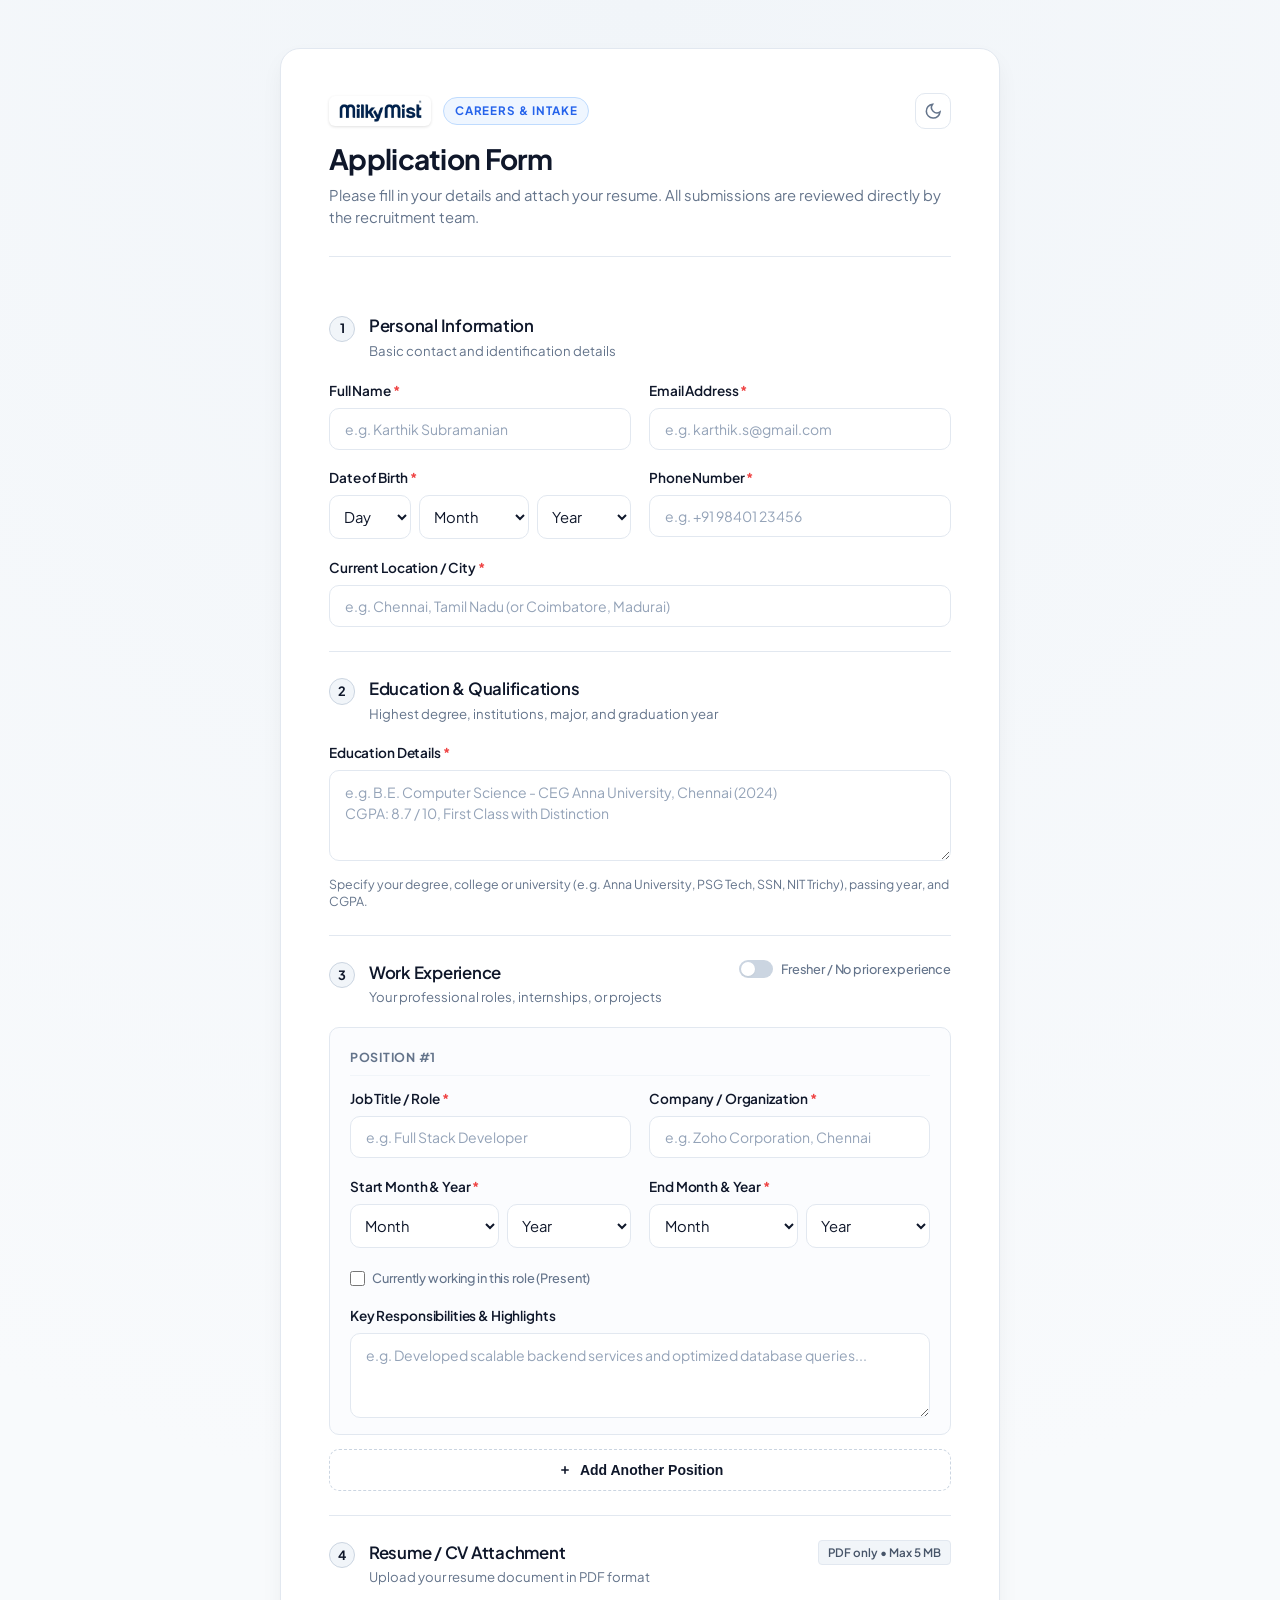
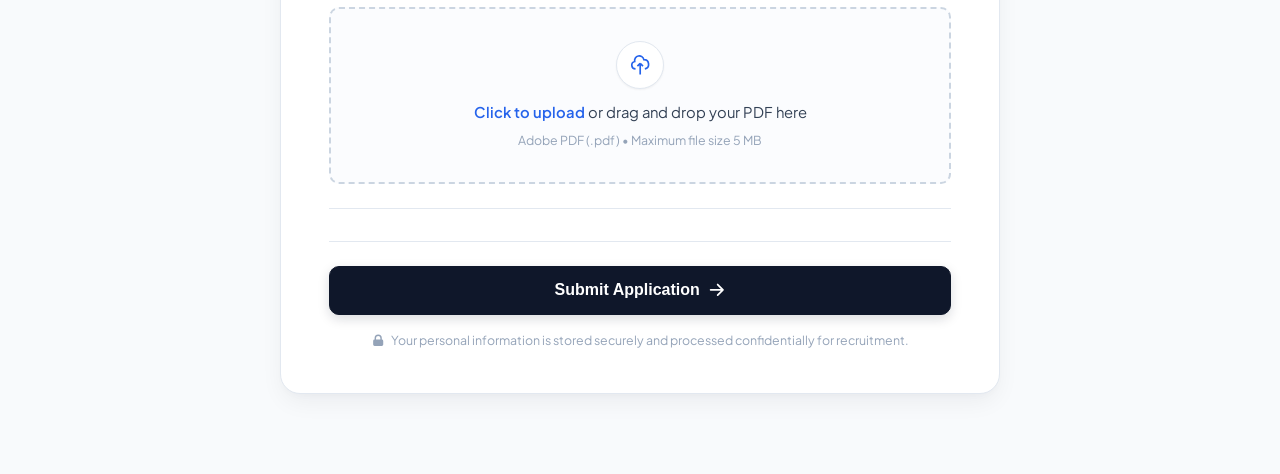
<file: static/index.html>
<!DOCTYPE html>
<html lang="en">
<head>
  <meta charset="UTF-8" />
  <meta name="viewport" content="width=device-width, initial-scale=1.0" />
  <title>Candidate Application | Document Submission</title>
  <link rel="stylesheet" href="/static/style.css?v=8" />
  <link rel="preconnect" href="https://fonts.googleapis.com">
  <link rel="preconnect" href="https://fonts.gstatic.com" crossorigin>
  <link href="https://fonts.googleapis.com/css2?family=Plus+Jakarta+Sans:wght@400;500;600;700&display=swap" rel="stylesheet">
  <script>
    (function() {
      var saved = localStorage.getItem("candidate_form_theme");
      var prefersDark = window.matchMedia && window.matchMedia("(prefers-color-scheme: dark)").matches;
      if (saved === "dark" || (!saved && prefersDark)) {
        document.documentElement.setAttribute("data-theme", "dark");
      }
    })();
  </script>

  <!-- React 18 & Babel Standalone (Offline First with CDN fallback) -->
  <script src="/static/vendor/react.production.min.js"></script>
  <script src="/static/vendor/react-dom.production.min.js"></script>
  <script src="/static/vendor/babel.min.js"></script>
</head>
<body>
  <!-- React App Root Container -->
  <div id="root"></div>

  <!-- React JSX Application Script -->
  <script type="text/babel" src="/static/app.jsx?v=1"></script>
</body>
</html>
</file>
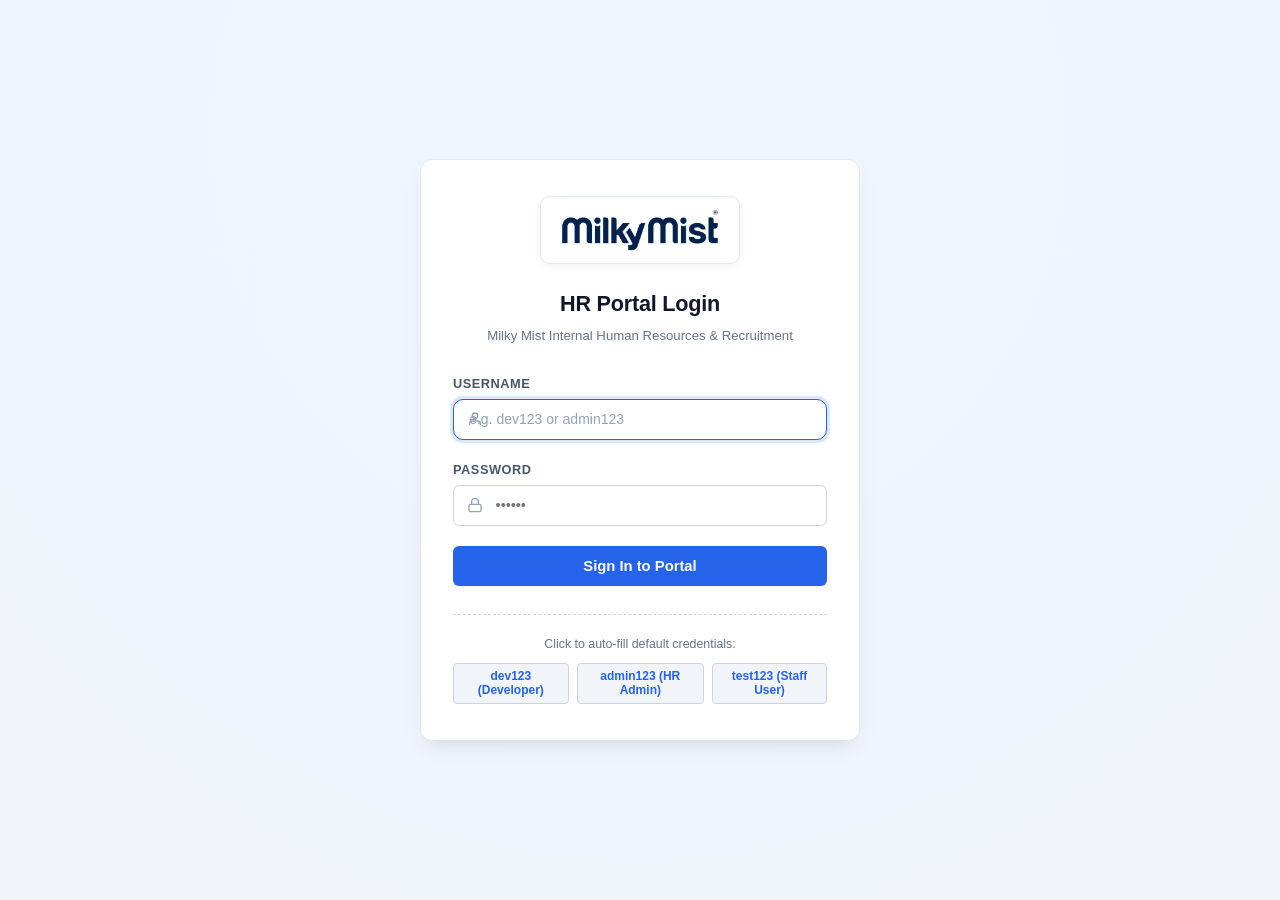
<file: static_admin/login.html>
<!DOCTYPE html>
<html lang="en">
<head>
    <meta charset="UTF-8">
    <meta name="viewport" content="width=device-width, initial-scale=1.0">
    <title>Milky Mist — HR Portal Login</title>
    <link rel="stylesheet" href="/static/style.css?v=8">
    <style>
        body.login-page {
            min-height: 100vh;
            display: flex;
            align-items: center;
            justify-content: center;
            background: radial-gradient(circle at 50% 15%, #EFF6FF 0%, #F1F5F9 100%);
            padding: 1.5rem;
        }

        .login-card {
            width: 100%;
            max-width: 440px;
            background: #FFFFFF;
            border: 1px solid #E2E8F0;
            border-radius: 12px;
            padding: 2.25rem 2rem;
            box-shadow: 0 10px 25px -5px rgba(0, 0, 0, 0.08), 0 8px 10px -6px rgba(0, 0, 0, 0.04);
            animation: fadeIn 0.3s ease;
        }

        @keyframes fadeIn {
            from { opacity: 0; transform: translateY(10px); }
            to { opacity: 1; transform: translateY(0); }
        }

        .login-brand-box {
            background: #FFFFFF;
            border: 1px solid #E2E8F0;
            border-radius: 10px;
            padding: 0.75rem 1.25rem;
            display: flex;
            align-items: center;
            justify-content: center;
            box-shadow: 0 2px 8px rgba(0, 0, 0, 0.06);
            margin: 0 auto 1.5rem;
            max-width: 200px;
        }

        .login-brand-logo {
            width: 100%;
            max-height: 42px;
            object-fit: contain;
            display: block;
        }

        .login-header {
            text-align: center;
            margin-bottom: 1.75rem;
        }

        .login-header h1 {
            font-size: 1.35rem;
            font-weight: 700;
            color: #0F172A;
            letter-spacing: -0.01em;
        }

        .login-header p {
            font-size: 0.825rem;
            color: #64748B;
            margin-top: 0.35rem;
        }

        .form-group {
            margin-bottom: 1.25rem;
        }

        .form-label {
            display: block;
            font-size: 0.8rem;
            font-weight: 600;
            color: #475569;
            margin-bottom: 0.4rem;
            text-transform: uppercase;
            letter-spacing: 0.04em;
        }

        .input-wrapper {
            position: relative;
            display: flex;
            align-items: center;
        }

        .input-icon {
            position: absolute;
            left: 0.85rem;
            color: #94A3B8;
            pointer-events: none;
        }

        .form-control {
            width: 100%;
            background: #FFFFFF;
            border: 1px solid #CBD5E1;
            border-radius: 6px;
            padding: 0.7rem 0.85rem 0.7rem 2.6rem;
            color: #0F172A;
            font-size: 0.9rem;
            outline: none;
            transition: all 0.15s ease;
        }

        .form-control:focus {
            border-color: #2563EB;
            box-shadow: 0 0 0 3px rgba(37, 99, 235, 0.15);
        }

        .login-alert {
            display: flex;
            background: #FEF2F2;
            border: 1px solid #FECACA;
            color: #991B1B;
            padding: 0.75rem 1rem;
            border-radius: 6px;
            font-size: 0.825rem;
            margin-bottom: 1.25rem;
            align-items: center;
            gap: 0.6rem;
        }

        .login-btn {
            width: 100%;
            background: #2563EB;
            color: #FFFFFF;
            font-weight: 600;
            font-size: 0.925rem;
            padding: 0.75rem;
            border: none;
            border-radius: 6px;
            cursor: pointer;
            transition: all 0.2s ease;
            display: flex;
            align-items: center;
            justify-content: center;
            gap: 0.5rem;
            margin-top: 0.5rem;
        }

        .login-btn:hover {
            background: #1D4ED8;
        }

        .login-btn:disabled {
            opacity: 0.6;
            cursor: not-allowed;
        }

        .quick-accounts-card {
            margin-top: 1.75rem;
            padding-top: 1.25rem;
            border-top: 1px dashed #CBD5E1;
            font-size: 0.775rem;
            color: #64748B;
            text-align: center;
        }

        .quick-btn-group {
            display: flex;
            gap: 0.5rem;
            justify-content: center;
            margin-top: 0.6rem;
        }

        .quick-btn {
            background: #F1F5F9;
            border: 1px solid #CBD5E1;
            color: #2563EB;
            font-size: 0.75rem;
            font-weight: 600;
            padding: 0.35rem 0.7rem;
            border-radius: 4px;
            cursor: pointer;
            transition: all 0.15s ease;
        }

        .quick-btn:hover {
            background: #EFF6FF;
            border-color: #2563EB;
        }
    </style>

    <!-- React 18 & Babel Standalone -->
    <script src="/static/vendor/react.production.min.js"></script>
    <script src="/static/vendor/react-dom.production.min.js"></script>
    <script src="/static/vendor/babel.min.js"></script>
</head>
<body class="login-page">
    <div id="root"></div>

    <script type="text/babel">
        const { useState } = React;

        function AdminLoginApp() {
            const [username, setUsername] = useState('');
            const [password, setPassword] = useState('');
            const [errorMsg, setErrorMsg] = useState('');
            const [isLoading, setIsLoading] = useState(false);

            const fillCredentials = (user, pass) => {
                setUsername(user);
                setPassword(pass);
                setErrorMsg('');
            };

            const handleSubmit = async (e) => {
                e.preventDefault();
                setErrorMsg('');

                if (!username.trim() || !password) return;

                setIsLoading(true);

                try {
                    const res = await fetch('/api/auth/login', {
                        method: 'POST',
                        headers: { 'Content-Type': 'application/json' },
                        body: JSON.stringify({ username: username.trim(), password })
                    });

                    const data = await res.json();

                    if (!res.ok || !data.success) {
                        throw new Error(data.detail || data.message || 'Invalid username or password.');
                    }

                    // Successfully authenticated -> redirect to dashboard
                    window.location.href = '/';
                } catch (err) {
                    setErrorMsg(err.message || 'Login failed. Please check credentials.');
                    setIsLoading(false);
                }
            };

            return (
                <div className="login-card">
                    <div className="login-brand-box">
                        <img src="/static/logo.jpg" alt="Milky Mist Logo" className="login-brand-logo" />
                    </div>

                    <div className="login-header">
                        <h1>HR Portal Login</h1>
                        <p>Milky Mist Internal Human Resources & Recruitment</p>
                    </div>

                    {errorMsg && (
                        <div className="login-alert">
                            <svg viewBox="0 0 20 20" width="16" height="16" fill="currentColor">
                                <path fillRule="evenodd" d="M18 10a8 8 0 11-16 0 8 8 0 0116 0zm-7 4a1 1 0 11-2 0 1 1 0 012 0zm-1-9a1 1 0 00-1 1v4a1 1 0 102 0V6a1 1 0 00-1-1z" clipRule="evenodd" />
                            </svg>
                            <span>{errorMsg}</span>
                        </div>
                    )}

                    <form onSubmit={handleSubmit}>
                        <div className="form-group">
                            <label className="form-label" htmlFor="usernameInput">Username</label>
                            <div className="input-wrapper">
                                <svg className="input-icon" viewBox="0 0 24 24" width="16" height="16" fill="none" stroke="currentColor" strokeWidth="2">
                                    <path d="M20 21v-2a4 4 0 0 0-4-4H8a4 4 0 0 0-4 4v2"></path>
                                    <circle cx="12" cy="7" r="4"></circle>
                                </svg>
                                <input
                                    type="text"
                                    id="usernameInput"
                                    className="form-control"
                                    placeholder="e.g. dev123 or admin123"
                                    required
                                    autoComplete="username"
                                    autoFocus
                                    value={username}
                                    onChange={(e) => setUsername(e.target.value)}
                                />
                            </div>
                        </div>

                        <div className="form-group">
                            <label className="form-label" htmlFor="passwordInput">Password</label>
                            <div className="input-wrapper">
                                <svg className="input-icon" viewBox="0 0 24 24" width="16" height="16" fill="none" stroke="currentColor" strokeWidth="2">
                                    <rect x="3" y="11" width="18" height="11" rx="2" ry="2"></rect>
                                    <path d="M7 11V7a5 5 0 0 1 10 0v4"></path>
                                </svg>
                                <input
                                    type="password"
                                    id="passwordInput"
                                    className="form-control"
                                    placeholder="••••••"
                                    required
                                    autoComplete="current-password"
                                    value={password}
                                    onChange={(e) => setPassword(e.target.value)}
                                />
                            </div>
                        </div>

                        <button type="submit" className="login-btn" disabled={isLoading}>
                            <span>{isLoading ? 'Signing in...' : 'Sign In to Portal'}</span>
                        </button>
                    </form>

                    <div className="quick-accounts-card">
                        <span>Click to auto-fill default credentials:</span>
                        <div className="quick-btn-group">
                            <button
                                type="button"
                                className="quick-btn"
                                onClick={() => fillCredentials('dev123', '123456')}
                            >
                                dev123 (Developer)
                            </button>
                            <button
                                type="button"
                                className="quick-btn"
                                onClick={() => fillCredentials('admin123', '123456')}
                            >
                                admin123 (HR Admin)
                            </button>
                            <button
                                type="button"
                                className="quick-btn"
                                onClick={() => fillCredentials('test123', '123456')}
                            >
                                test123 (Staff User)
                            </button>
                        </div>
                    </div>
                </div>
            );
        }

        const root = ReactDOM.createRoot(document.getElementById('root'));
        root.render(<AdminLoginApp />);
    </script>
</body>
</html>
</file>
<file: static/style.css>
/* ==========================================================================
   Candidate Intake & Document Submission Portal
   Clean, modern, executive-grade design
   ========================================================================== */

:root {
  --font-family: 'Plus Jakarta Sans', -apple-system, BlinkMacSystemFont, 'Segoe UI', Roboto, Helvetica, Arial, sans-serif;
  
  /* Color Palette - Default Light */
  --bg-page: #f8fafc;
  --bg-page-grad: radial-gradient(circle at 50% 0%, #f1f5f9 0%, #f8fafc 70%);
  --bg-card: #ffffff;
  --bg-subtle: #f1f5f9;
  --bg-surface: #fbfcfe;
  --bg-input: #ffffff;
  
  --text-main: #0f172a;
  --text-body: #334155;
  --text-muted: #64748b;
  --text-light: #94a3b8;
  
  --border-light: #e2e8f0;
  --border-medium: #cbd5e1;
  --border-focus: #2563eb;
  
  --primary: #0f172a;
  --primary-hover: #1e293b;
  --primary-text: #ffffff;
  
  --accent-blue: #2563eb;
  --accent-blue-hover: #1d4ed8;
  --accent-blue-subtle: #eff6ff;
  --accent-blue-border: #bfdbfe;
  
  --success: #10b981;
  --success-bg: #ecfdf5;
  --success-border: #a7f3d0;
  --success-text: #065f46;
  
  --danger: #ef4444;
  --danger-bg: #fef2f2;
  --danger-border: #fecaca;
  --danger-text: #991b1b;
  
  --radius-xs: 4px;
  --radius-sm: 6px;
  --radius-md: 10px;
  --radius-lg: 16px;
  --radius-xl: 20px;
  
  --shadow-sm: 0 1px 2px 0 rgba(0, 0, 0, 0.05);
  --shadow-md: 0 4px 6px -1px rgba(0, 0, 0, 0.05), 0 2px 4px -2px rgba(0, 0, 0, 0.05);
  --shadow-lg: 0 10px 25px -3px rgba(15, 23, 42, 0.06), 0 4px 10px -4px rgba(15, 23, 42, 0.03);
}

/* Dark Theme */
[data-theme="dark"] {
  --bg-page: #0b0f19;
  --bg-page-grad: radial-gradient(circle at 50% 0%, #1e293b 0%, #0b0f19 80%);
  --bg-card: #131b2e;
  --bg-subtle: #1e293b;
  --bg-surface: #0f172a;
  --bg-input: #0f172a;

  --text-main: #f8fafc;
  --text-body: #cbd5e1;
  --text-muted: #94a3b8;
  --text-light: #64748b;

  --border-light: #243048;
  --border-medium: #334155;
  --border-focus: #3b82f6;

  --primary: #3b82f6;
  --primary-hover: #2563eb;
  --primary-text: #ffffff;

  --accent-blue: #60a5fa;
  --accent-blue-hover: #3b82f6;
  --accent-blue-subtle: rgba(59, 130, 246, 0.15);
  --accent-blue-border: rgba(59, 130, 246, 0.3);

  --success: #34d399;
  --success-bg: rgba(16, 185, 129, 0.12);
  --success-border: rgba(16, 185, 129, 0.3);
  --success-text: #a7f3d0;

  --danger: #f87171;
  --danger-bg: rgba(239, 68, 68, 0.12);
  --danger-border: rgba(239, 68, 68, 0.3);
  --danger-text: #fca5a5;

  --shadow-sm: 0 1px 2px 0 rgba(0, 0, 0, 0.5);
  --shadow-md: 0 4px 6px -1px rgba(0, 0, 0, 0.4), 0 2px 4px -2px rgba(0, 0, 0, 0.4);
  --shadow-lg: 0 10px 30px -3px rgba(0, 0, 0, 0.6), 0 4px 12px -4px rgba(0, 0, 0, 0.4);
}

/* Reset & Base */
*, *::before, *::after {
  box-sizing: border-box;
  margin: 0;
  padding: 0;
}

body {
  font-family: var(--font-family);
  background-color: var(--bg-page);
  color: var(--text-body);
  line-height: 1.5;
  -webkit-font-smoothing: antialiased;
  -moz-osx-font-smoothing: grayscale;
  transition: background-color 0.25s ease, color 0.25s ease;
}

.page-wrapper {
  min-height: 100vh;
  padding: 3rem 1.25rem 5rem;
  display: flex;
  justify-content: center;
  align-items: flex-start;
  background: var(--bg-page-grad);
  transition: background 0.25s ease;
}

.form-container {
  width: 100%;
  max-width: 720px;
}

/* Card */
.form-card {
  background: var(--bg-card);
  border: 1px solid var(--border-light);
  border-radius: var(--radius-xl);
  box-shadow: var(--shadow-lg);
  padding: 2.75rem 3rem;
  transition: background-color 0.25s ease, border-color 0.25s ease, box-shadow 0.25s ease;
}

/* Header */
.card-header {
  margin-bottom: 2rem;
  padding-bottom: 1.75rem;
  border-bottom: 1px solid var(--border-light);
}

.header-top-row {
  display: flex;
  justify-content: space-between;
  align-items: center;
  margin-bottom: 0.75rem;
}

.theme-toggle-btn {
  display: inline-flex;
  align-items: center;
  justify-content: center;
  width: 2.25rem;
  height: 2.25rem;
  border-radius: var(--radius-md);
  border: 1.5px solid var(--border-light);
  background: var(--bg-card);
  color: var(--text-muted);
  cursor: pointer;
  transition: all 0.2s ease;
}

.theme-toggle-btn:hover {
  color: var(--text-main);
  border-color: var(--border-medium);
  background: var(--bg-subtle);
  transform: translateY(-1px);
}

.theme-icon {
  width: 1.15rem;
  height: 1.15rem;
}

/* Toggle icon display based on theme */
[data-theme="dark"] .moon-icon {
  display: none;
}

[data-theme="dark"] .sun-icon {
  display: block;
  color: #fbbf24;
}

:root:not([data-theme="dark"]) .sun-icon {
  display: none;
}

:root:not([data-theme="dark"]) .moon-icon {
  display: block;
}

.badge-pill {
  display: inline-flex;
  align-items: center;
  font-size: 0.725rem;
  font-weight: 700;
  text-transform: uppercase;
  letter-spacing: 0.08em;
  color: var(--accent-blue);
  background: var(--accent-blue-subtle);
  border: 1px solid var(--accent-blue-border);
  padding: 0.25rem 0.65rem;
  border-radius: 9999px;
}

.header-title {
  font-size: 1.75rem;
  font-weight: 700;
  letter-spacing: -0.025em;
  color: var(--text-main);
  margin-bottom: 0.5rem;
  line-height: 1.25;
}

.header-subtitle {
  font-size: 0.925rem;
  color: var(--text-muted);
  line-height: 1.5;
}

/* Form Sections */
.form-section {
  padding: 1.5rem 0;
  border-bottom: 1px solid var(--border-light);
}

.form-section:last-of-type {
  border-bottom: none;
  padding-bottom: 0.75rem;
}

.section-header {
  display: flex;
  align-items: flex-start;
  gap: 0.85rem;
  margin-bottom: 1.25rem;
}

.section-number {
  width: 1.65rem;
  height: 1.65rem;
  border-radius: 50%;
  background: #f1f5f9;
  border: 1px solid var(--border-medium);
  color: var(--text-main);
  font-size: 0.8rem;
  font-weight: 700;
  display: flex;
  align-items: center;
  justify-content: center;
  flex-shrink: 0;
  margin-top: 0.15rem;
}

.section-header-content {
  flex: 1;
  display: flex;
  justify-content: space-between;
  align-items: flex-start;
  gap: 1rem;
}

.section-title {
  font-size: 1.05rem;
  font-weight: 600;
  color: var(--text-main);
  letter-spacing: -0.015em;
}

.section-desc {
  font-size: 0.825rem;
  color: var(--text-muted);
  margin-top: 0.15rem;
}

.file-limit-tag {
  font-size: 0.725rem;
  font-weight: 600;
  color: #475569;
  background: #f1f5f9;
  border: 1px solid var(--border-light);
  padding: 0.2rem 0.55rem;
  border-radius: var(--radius-xs);
  white-space: nowrap;
}

/* Grids & Fields */
.field-grid {
  display: grid;
  grid-template-columns: repeat(2, 1fr);
  gap: 1.15rem;
}

.col-span-2 {
  grid-column: span 2;
}

.field-group {
  display: flex;
  flex-direction: column;
  gap: 0.4rem;
}

.label-with-action {
  display: flex;
  justify-content: space-between;
  align-items: center;
}

label {
  font-size: 0.85rem;
  font-weight: 600;
  color: var(--text-main);
  letter-spacing: -0.01em;
}

.req {
  color: var(--danger);
  font-weight: 700;
}

.field-hint {
  font-size: 0.775rem;
  color: var(--text-muted);
  margin-top: 0.15rem;
  line-height: 1.4;
}

/* Age Pill */
.age-pill {
  font-size: 0.725rem;
  font-weight: 600;
  background-color: var(--accent-blue-subtle);
  color: var(--accent-blue);
  padding: 0.15rem 0.55rem;
  border-radius: 9999px;
  border: 1px solid var(--accent-blue-border);
}

/* Inputs, Textareas */
.input-wrapper {
  position: relative;
  width: 100%;
}

input[type="text"],
input[type="email"],
input[type="date"],
input[type="tel"],
textarea {
  width: 100%;
  font-family: inherit;
  font-size: 0.925rem;
  color: var(--text-main);
  background: var(--bg-input);
  border: 1.5px solid var(--border-light);
  border-radius: var(--radius-md);
  padding: 0.7rem 0.95rem;
  transition: border-color 0.15s ease, box-shadow 0.15s ease, background-color 0.2s ease, color 0.2s ease;
  outline: none;
}

[data-theme="dark"] input[type="date"]::-webkit-calendar-picker-indicator {
  filter: invert(0.85);
  cursor: pointer;
}

/* Day Month Year & Date Grids */
.dob-grid {
  display: grid;
  grid-template-columns: 1fr 1.35fr 1.15fr;
  gap: 0.5rem;
  width: 100%;
}

.exp-date-grid {
  display: grid;
  grid-template-columns: 1.2fr 1fr;
  gap: 0.5rem;
  width: 100%;
}

.dob-select,
.exp-select {
  width: 100%;
  font-family: inherit;
  font-size: 0.925rem;
  color: var(--text-main);
  background: var(--bg-input);
  border: 1.5px solid var(--border-light);
  border-radius: var(--radius-md);
  padding: 0.7rem 0.65rem;
  cursor: pointer;
  outline: none;
  transition: border-color 0.15s ease, box-shadow 0.15s ease, background-color 0.2s ease, color 0.2s ease;
}

.dob-select:focus,
.exp-select:focus {
  border-color: var(--border-focus);
  box-shadow: 0 0 0 3px rgba(37, 99, 235, 0.12);
}

.dob-select:disabled,
.exp-select:disabled {
  opacity: 0.5;
  cursor: not-allowed;
  background: var(--bg-subtle);
}

[data-theme="dark"] select option {
  background-color: #1e293b;
  color: #f8fafc;
}

@media (max-width: 480px) {
  .dob-grid {
    grid-template-columns: 1fr 1.2fr 1fr;
    gap: 0.35rem;
  }
}

input[type="text"]::placeholder,
input[type="email"]::placeholder,
input[type="tel"]::placeholder,
textarea::placeholder {
  color: var(--text-light);
  font-size: 0.875rem;
}

input:focus,
textarea:focus {
  border-color: var(--border-focus);
  box-shadow: 0 0 0 3px rgba(37, 99, 235, 0.12);
}

textarea {
  resize: vertical;
  line-height: 1.5;
  min-height: 85px;
}

/* Fresher Toggle Switch */
.toggle-fresher {
  display: inline-flex;
  align-items: center;
  gap: 0.5rem;
  cursor: pointer;
  user-select: none;
}

.toggle-fresher input {
  position: absolute;
  opacity: 0;
  width: 0;
  height: 0;
}

.toggle-switch {
  position: relative;
  width: 34px;
  height: 18px;
  background-color: #cbd5e1;
  border-radius: 9999px;
  transition: background-color 0.2s ease;
  flex-shrink: 0;
}

.toggle-switch::before {
  content: "";
  position: absolute;
  height: 14px;
  width: 14px;
  left: 2px;
  top: 2px;
  background-color: #ffffff;
  border-radius: 50%;
  transition: transform 0.2s ease;
  box-shadow: var(--shadow-sm);
}

.toggle-fresher input:checked + .toggle-switch {
  background-color: var(--accent-blue);
}

.toggle-fresher input:checked + .toggle-switch::before {
  transform: translateX(16px);
}

.toggle-label {
  font-size: 0.8rem;
  font-weight: 500;
  color: var(--text-muted);
}

/* Experience Cards */
.exp-entries-list {
  display: flex;
  flex-direction: column;
  gap: 1rem;
  margin-top: 0.5rem;
}

.exp-card {
  background: var(--bg-surface);
  border: 1px solid var(--border-light);
  border-radius: var(--radius-md);
  padding: 1.25rem 1.25rem 1rem;
  display: flex;
  flex-direction: column;
  gap: 0.85rem;
  transition: border-color 0.15s ease;
}

.exp-card:hover {
  border-color: var(--border-medium);
}

.exp-card-header {
  display: flex;
  justify-content: space-between;
  align-items: center;
  padding-bottom: 0.5rem;
  border-bottom: 1px solid #f1f5f9;
}

.exp-card-title {
  font-size: 0.775rem;
  font-weight: 700;
  color: var(--text-muted);
  text-transform: uppercase;
  letter-spacing: 0.06em;
}

.btn-remove-exp {
  background: transparent;
  border: none;
  color: var(--text-light);
  font-size: 0.775rem;
  font-weight: 600;
  cursor: pointer;
  padding: 0.2rem 0.5rem;
  border-radius: var(--radius-xs);
  transition: all 0.15s ease;
}

.btn-remove-exp:hover {
  color: var(--danger);
  background: var(--danger-bg);
}

/* Duration Pill */
.duration-pill {
  font-size: 0.725rem;
  font-weight: 600;
  padding: 0.15rem 0.55rem;
  border-radius: 9999px;
  display: inline-flex;
  align-items: center;
  gap: 0.25rem;
  transition: all 0.2s ease;
}

.duration-valid {
  background-color: var(--accent-blue-subtle);
  color: var(--accent-blue);
  border: 1px solid var(--accent-blue-border);
}

.duration-invalid {
  background-color: var(--danger-bg);
  color: var(--danger);
  border: 1px solid var(--danger-border);
}

.checkbox-current {
  display: inline-flex;
  align-items: center;
  gap: 0.45rem;
  font-size: 0.8rem;
  font-weight: 500;
  color: var(--text-muted);
  cursor: pointer;
  user-select: none;
  margin-top: 0.15rem;
}

.checkbox-current input[type="checkbox"] {
  width: 0.95rem;
  height: 0.95rem;
  accent-color: var(--accent-blue);
  cursor: pointer;
}

.btn-add-experience {
  display: inline-flex;
  align-items: center;
  justify-content: center;
  gap: 0.45rem;
  width: 100%;
  margin-top: 0.85rem;
  padding: 0.75rem 1rem;
  font-size: 0.875rem;
  font-weight: 600;
  color: var(--text-main);
  background: var(--bg-card);
  border: 1.5px dashed var(--border-medium);
  border-radius: var(--radius-md);
  cursor: pointer;
  transition: all 0.15s ease;
}

.btn-add-experience:hover {
  border-color: var(--accent-blue);
  color: var(--accent-blue);
  background: var(--accent-blue-subtle);
}

.btn-icon {
  width: 1rem;
  height: 1rem;
}

/* Resume Upload Dropzone */
.resume-dropzone {
  border: 2px dashed var(--border-medium);
  border-radius: var(--radius-md);
  padding: 2rem 1.5rem;
  text-align: center;
  cursor: pointer;
  background: var(--bg-surface);
  transition: all 0.15s ease;
}

.resume-dropzone:hover,
.resume-dropzone.dragover {
  border-color: var(--accent-blue);
  background: var(--accent-blue-subtle);
}

.dropzone-content {
  display: flex;
  flex-direction: column;
  align-items: center;
  gap: 0.5rem;
}

.dropzone-icon-wrap {
  width: 3rem;
  height: 3rem;
  border-radius: 50%;
  background: var(--bg-card);
  border: 1px solid var(--border-light);
  display: flex;
  align-items: center;
  justify-content: center;
  color: var(--accent-blue);
  box-shadow: var(--shadow-sm);
  margin-bottom: 0.25rem;
}

.dropzone-icon {
  width: 1.4rem;
  height: 1.4rem;
}

.dropzone-text {
  font-size: 0.925rem;
  color: var(--text-body);
}

.dropzone-action {
  font-weight: 600;
  color: var(--accent-blue);
}

.dropzone-sub {
  font-size: 0.775rem;
  color: var(--text-light);
}

/* File Attached Card */
.file-card {
  display: flex;
  align-items: center;
  justify-content: space-between;
  background: var(--bg-surface);
  border: 1.5px solid var(--border-light);
  border-radius: var(--radius-md);
  padding: 0.75rem 1rem;
  box-shadow: var(--shadow-sm);
}

.file-card-left {
  display: flex;
  align-items: center;
  gap: 0.75rem;
  overflow: hidden;
}

.file-type-badge {
  background: #fee2e2;
  color: #dc2626;
  font-size: 0.7rem;
  font-weight: 800;
  padding: 0.25rem 0.5rem;
  border-radius: var(--radius-xs);
  letter-spacing: 0.05em;
  flex-shrink: 0;
}

.file-meta {
  display: flex;
  flex-direction: column;
  overflow: hidden;
}

.file-name {
  font-size: 0.875rem;
  font-weight: 600;
  color: var(--text-main);
  white-space: nowrap;
  overflow: hidden;
  text-overflow: ellipsis;
  max-width: 380px;
}

.file-size {
  font-size: 0.75rem;
  color: var(--text-light);
}

.btn-remove-file {
  background: transparent;
  border: none;
  color: var(--text-light);
  cursor: pointer;
  padding: 0.35rem;
  border-radius: var(--radius-xs);
  display: flex;
  align-items: center;
  justify-content: center;
  transition: all 0.15s ease;
}

.btn-remove-file svg {
  width: 1.15rem;
  height: 1.15rem;
}

.btn-remove-file:hover {
  color: var(--danger);
  background: var(--danger-bg);
}

/* Footer & Submit */
.form-footer {
  margin-top: 2rem;
  padding-top: 1.5rem;
  border-top: 1px solid var(--border-light);
  display: flex;
  flex-direction: column;
  align-items: center;
  gap: 1rem;
}

.btn-submit {
  display: inline-flex;
  align-items: center;
  justify-content: center;
  gap: 0.5rem;
  width: 100%;
  padding: 0.9rem 1.5rem;
  font-size: 1rem;
  font-weight: 600;
  color: #ffffff;
  background: var(--primary);
  border: 1px solid var(--primary);
  border-radius: var(--radius-md);
  cursor: pointer;
  transition: all 0.15s ease;
  box-shadow: 0 4px 12px rgba(15, 23, 42, 0.15);
}

.btn-submit:hover {
  background: var(--primary-hover);
  transform: translateY(-1px);
  box-shadow: 0 6px 16px rgba(15, 23, 42, 0.2);
}

.btn-submit:active {
  transform: translateY(0);
}

.btn-submit:disabled {
  opacity: 0.7;
  cursor: not-allowed;
  transform: none;
}

.submit-arrow {
  width: 1.1rem;
  height: 1.1rem;
  transition: transform 0.15s ease;
}

.btn-submit:hover .submit-arrow {
  transform: translateX(3px);
}

.privacy-note {
  display: flex;
  align-items: center;
  gap: 0.35rem;
  font-size: 0.775rem;
  color: var(--text-light);
  text-align: center;
}

.lock-icon {
  width: 0.9rem;
  height: 0.9rem;
  color: var(--text-light);
  flex-shrink: 0;
}

/* Spinner */
.spinner {
  width: 1.15rem;
  height: 1.15rem;
  border: 2px solid rgba(255, 255, 255, 0.3);
  border-top-color: #ffffff;
  border-radius: 50%;
  animation: spin 0.6s linear infinite;
}

@keyframes spin {
  to { transform: rotate(360deg); }
}

/* Alerts */
.alert {
  padding: 0.9rem 1.15rem;
  border-radius: var(--radius-md);
  margin-bottom: 1.5rem;
  display: flex;
  align-items: center;
  gap: 0.75rem;
  font-size: 0.875rem;
  animation: slideDown 0.2s ease-out;
}

@keyframes slideDown {
  from { opacity: 0; transform: translateY(-6px); }
  to { opacity: 1; transform: translateY(0); }
}

.alert-error {
  background: var(--danger-bg);
  border: 1px solid var(--danger-border);
  color: var(--danger-text);
}

.alert-icon-svg {
  width: 1.25rem;
  height: 1.25rem;
  flex-shrink: 0;
}

/* Success Screen (Replaces Form on Complete) */
.success-screen {
  display: flex;
  flex-direction: column;
  align-items: center;
  text-align: center;
  padding: 2.5rem 1rem 1rem;
  animation: fadeIn 0.3s ease-out;
}

@keyframes fadeIn {
  from { opacity: 0; transform: scale(0.98); }
  to { opacity: 1; transform: scale(1); }
}

.success-icon-wrap {
  width: 4.5rem;
  height: 4.5rem;
  border-radius: 50%;
  background: var(--success-bg);
  border: 2px solid var(--success-border);
  display: flex;
  align-items: center;
  justify-content: center;
  color: var(--success);
  margin-bottom: 1.25rem;
}

.success-check-svg {
  width: 2.25rem;
  height: 2.25rem;
}

.success-title {
  font-size: 1.6rem;
  font-weight: 700;
  color: var(--text-main);
  letter-spacing: -0.02em;
  margin-bottom: 0.4rem;
}

.success-badge {
  font-size: 0.85rem;
  font-weight: 600;
  color: var(--accent-blue);
  background: var(--accent-blue-subtle);
  border: 1px solid var(--accent-blue-border);
  padding: 0.25rem 0.85rem;
  border-radius: 9999px;
  margin-bottom: 1rem;
}

.success-message {
  font-size: 0.95rem;
  color: var(--text-muted);
  max-width: 480px;
  line-height: 1.6;
  margin-bottom: 1.75rem;
}

.success-details-card {
  width: 100%;
  background: var(--bg-surface);
  border: 1px solid var(--border-light);
  border-radius: var(--radius-lg);
  padding: 1.25rem 1.5rem;
  text-align: left;
  margin-bottom: 2rem;
  font-size: 0.875rem;
}

.success-detail-row {
  display: flex;
  justify-content: space-between;
  padding: 0.5rem 0;
  border-bottom: 1px solid #f1f5f9;
}

.success-detail-row:last-child {
  border-bottom: none;
}

.success-detail-label {
  color: var(--text-muted);
}

.success-detail-val {
  font-weight: 600;
  color: var(--text-main);
}

.one-app-notice {
  display: flex;
  align-items: center;
  gap: 0.75rem;
  background: var(--bg-surface);
  border: 1px solid var(--border-medium);
  border-radius: var(--radius-md);
  padding: 1rem 1.25rem;
  margin-top: 0.75rem;
  font-size: 0.85rem;
  color: var(--text-muted);
  line-height: 1.45;
  text-align: left;
}

.one-app-notice .notice-icon {
  width: 1.35rem;
  height: 1.35rem;
  color: var(--accent-blue);
  flex-shrink: 0;
}

.btn-new-application {
  display: inline-flex;
  align-items: center;
  justify-content: center;
  padding: 0.75rem 1.75rem;
  font-size: 0.9rem;
  font-weight: 600;
  color: var(--text-main);
  background: var(--bg-card);
  border: 1.5px solid var(--border-medium);
  border-radius: var(--radius-md);
  cursor: pointer;
  transition: all 0.15s ease;
}

.btn-new-application:hover {
  background: var(--bg-subtle);
  border-color: var(--text-main);
}

/* Responsive Breakpoints */
@media (max-width: 680px) {
  .page-wrapper {
    padding: 1.25rem 0.75rem 3rem;
  }

  .form-card {
    padding: 1.75rem 1.25rem;
    border-radius: var(--radius-lg);
  }

  .header-title {
    font-size: 1.45rem;
  }

  .field-grid {
    grid-template-columns: 1fr;
    gap: 1rem;
  }

  .col-span-2 {
    grid-column: span 1;
  }

  .section-header-content {
    flex-direction: column;
    gap: 0.5rem;
  }

  .file-name {
    max-width: 200px;
  }
}
</file>
